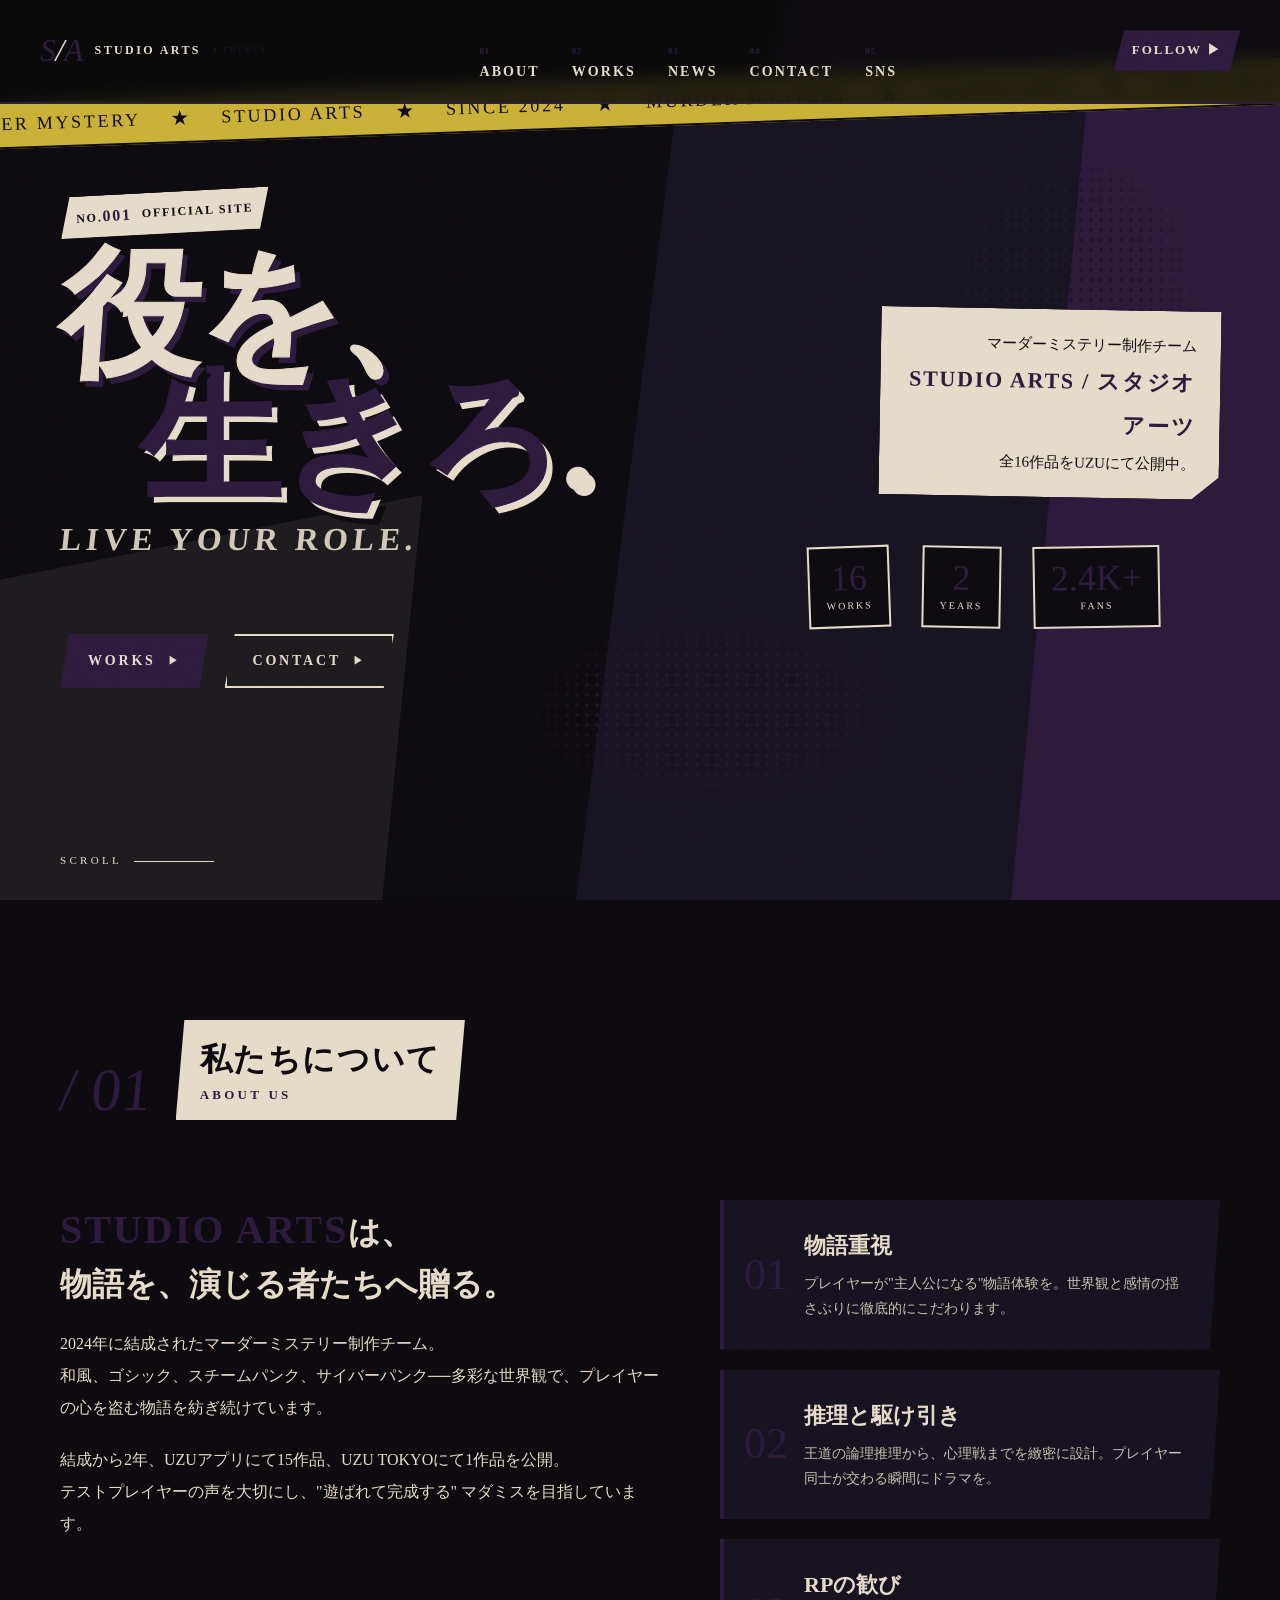
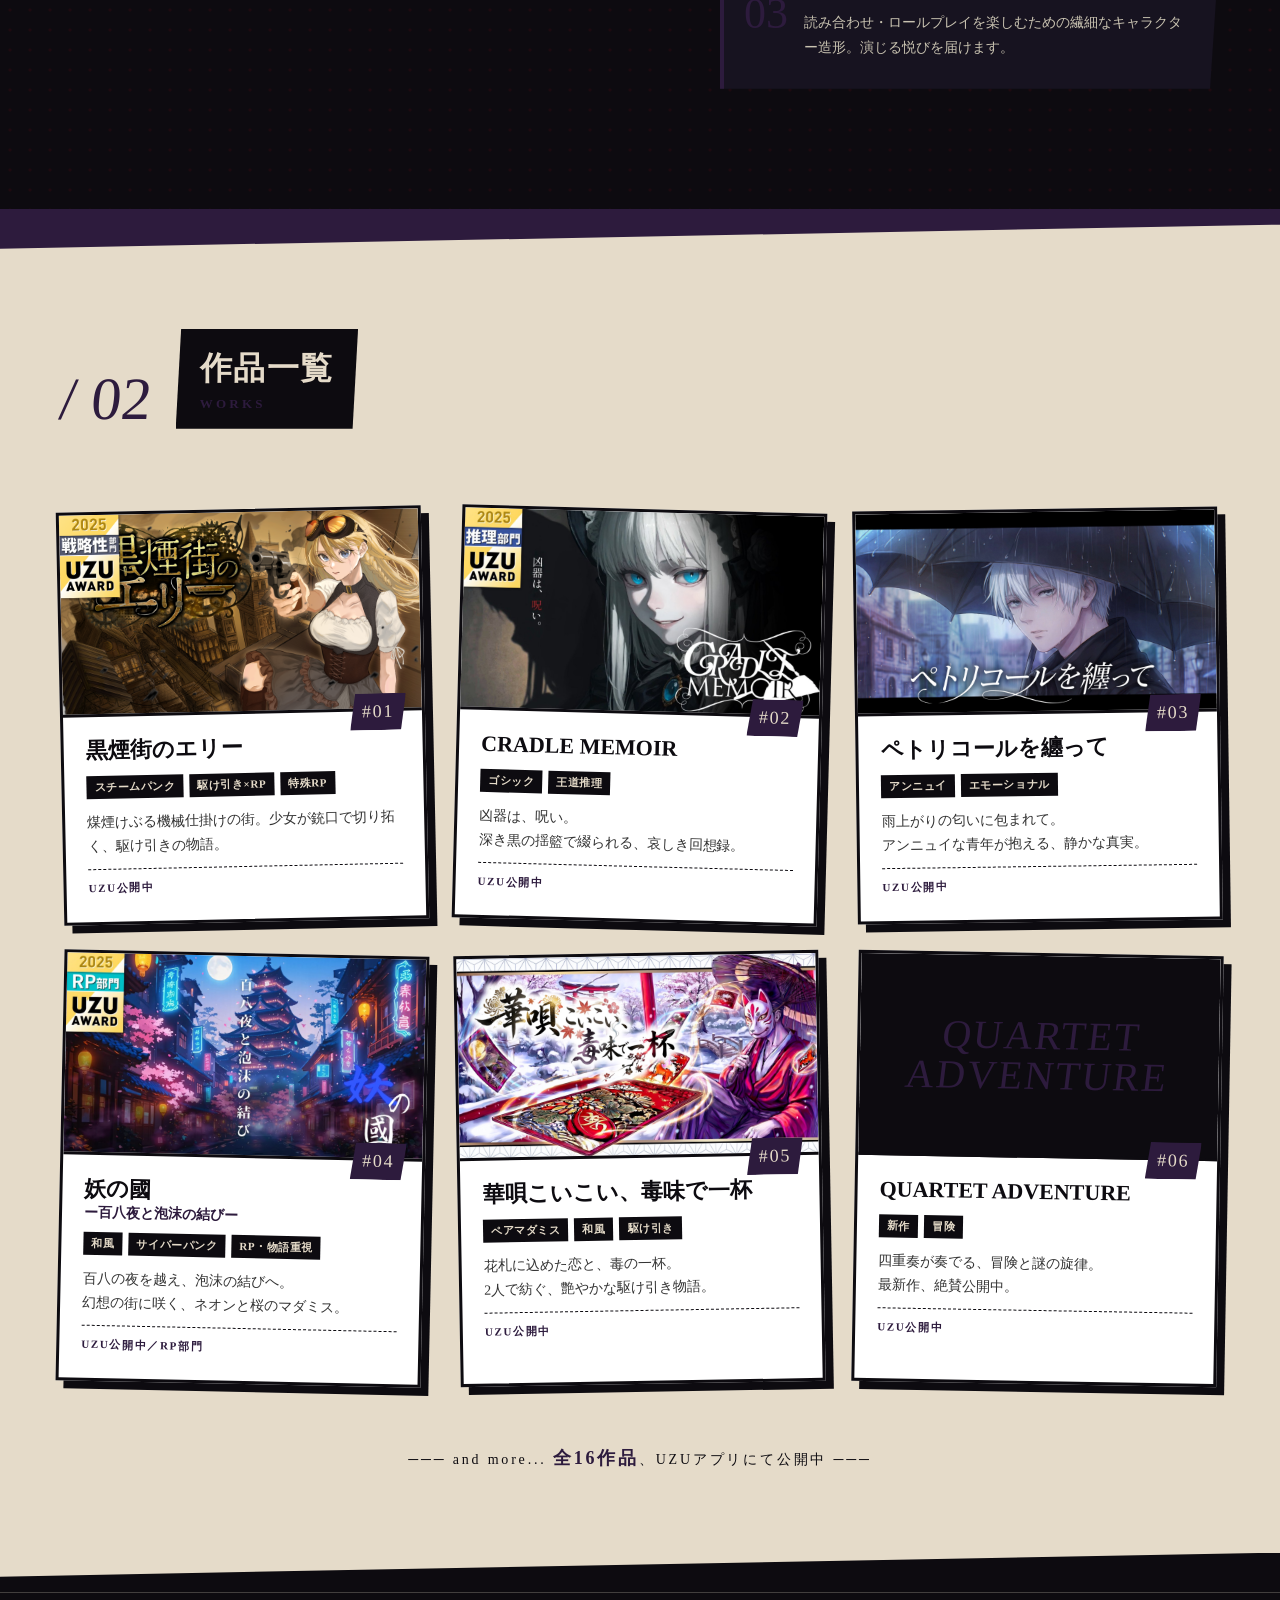
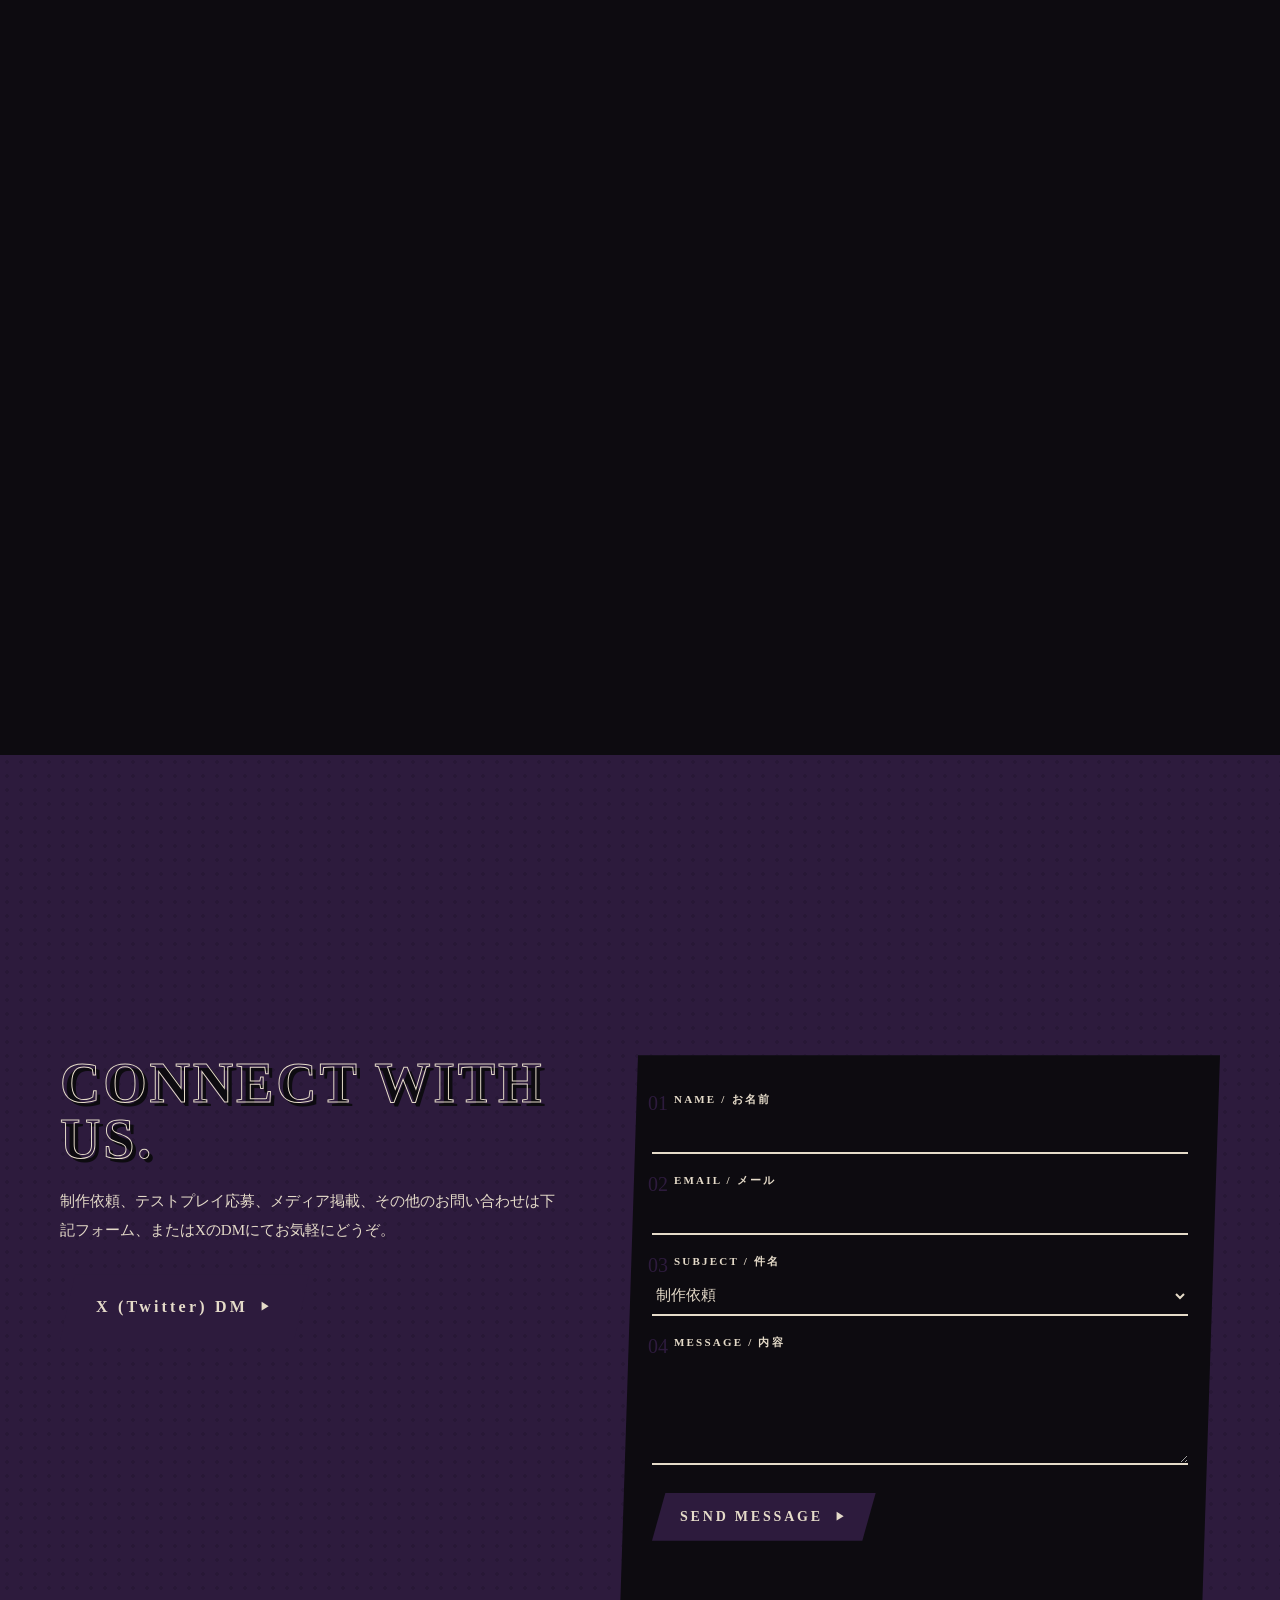
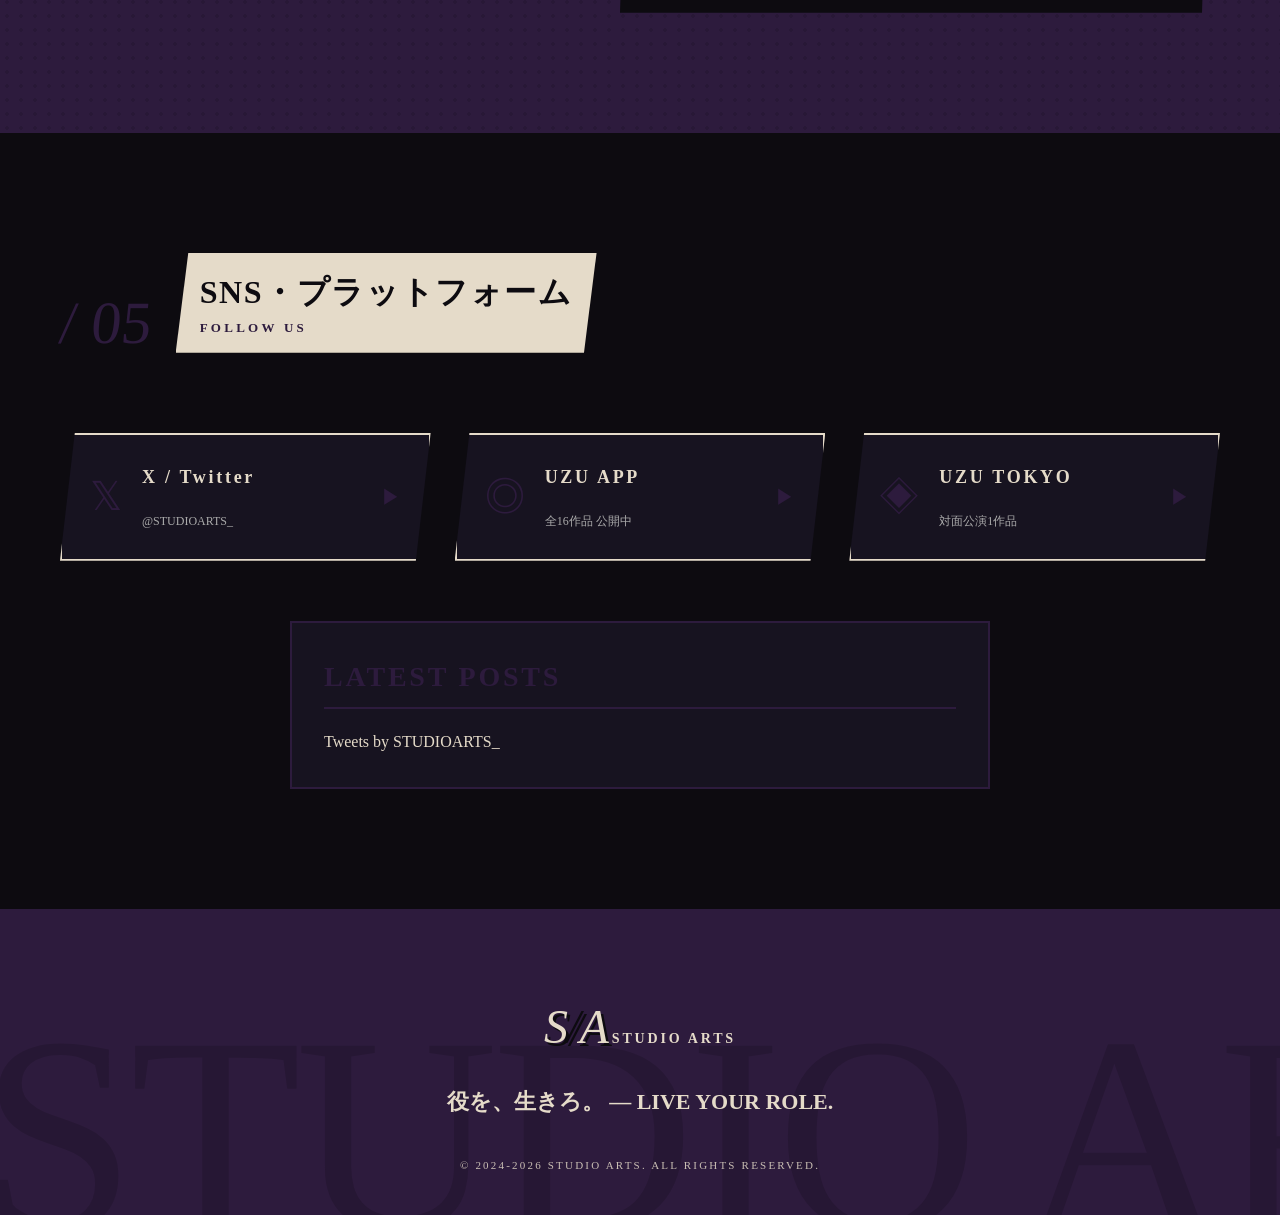
<file: index.html>
<!DOCTYPE html>
<html lang="ja">
<head>
<meta charset="UTF-8">
<meta name="viewport" content="width=device-width, initial-scale=1.0">
<title>STUDIO ARTS｜スタジオアーツ 公式サイト</title>
<meta name="description" content="マーダーミステリー制作チーム『STUDIO ARTS』公式サイト。役を、生きろ。">
<link rel="preconnect" href="https://fonts.googleapis.com">
<link rel="preconnect" href="https://fonts.gstatic.com" crossorigin>
<link href="https://fonts.googleapis.com/css2?family=Bebas+Neue&family=Oswald:wght@500;700&family=Shippori+Mincho+B1:wght@700;800&family=RocknRoll+One&family=Zen+Kaku+Gothic+New:wght@500;700;900&display=swap" rel="stylesheet">
<link rel="stylesheet" href="style.css">
</head>
<body>

<!-- NOISE OVERLAY -->
<div class="noise"></div>

<!-- THEME PANEL -->
<div class="theme-backdrop" id="themeBackdrop"></div>
<div class="theme-panel" id="themePanel" role="dialog" aria-label="テーマ選択">
  <div class="theme-panel-header">
    <h2 class="theme-panel-title">SELECT <span>THEME</span></h2>
    <button class="theme-panel-close" id="themeClose" aria-label="閉じる">×</button>
  </div>
  <div class="theme-grid" id="themeGrid"></div>
</div>
<div class="theme-toast" id="themeToast"></div>

<!-- NAV -->
<nav class="nav">
  <div class="nav-logo">
    <span class="logo-mark">S<em>/</em>A</span>
    <span class="logo-sub">STUDIO ARTS</span>
  </div>
  <ul class="nav-list">
    <li><a href="#about" data-num="01">ABOUT</a></li>
    <li><a href="#works" data-num="02">WORKS</a></li>
    <li><a href="#news" data-num="03">NEWS</a></li>
    <li><a href="#contact" data-num="04">CONTACT</a></li>
    <li><a href="#sns" data-num="05">SNS</a></li>
  </ul>
  <a class="nav-cta" href="https://x.com/STUDIOARTS_" target="_blank" rel="noopener">FOLLOW ▶</a>
</nav>

<!-- HERO -->
<header class="hero">
  <div class="hero-bg-shapes">
    <div class="shape shape-1"></div>
    <div class="shape shape-2"></div>
    <div class="shape shape-3"></div>
    <div class="halftone halftone-1"></div>
    <div class="halftone halftone-2"></div>
  </div>

  <div class="hero-stripe">
    <span>MURDER MYSTERY</span><span>★</span>
    <span>STUDIO ARTS</span><span>★</span>
    <span>SINCE 2024</span><span>★</span>
    <span>MURDER MYSTERY</span><span>★</span>
    <span>STUDIO ARTS</span><span>★</span>
    <span>SINCE 2024</span><span>★</span>
  </div>

  <div class="hero-inner">
    <div class="hero-badge">
      <span class="badge-no">NO.<strong>001</strong></span>
      <span class="badge-txt">OFFICIAL SITE</span>
    </div>

    <h1 class="hero-title">
      <span class="title-line line-1">役を、</span>
      <span class="title-line line-2">生きろ<em>.</em></span>
      <span class="title-en">LIVE YOUR ROLE.</span>
    </h1>

    <p class="hero-lead">
      マーダーミステリー制作チーム<br>
      <strong>STUDIO ARTS / スタジオアーツ</strong><br>
      全16作品をUZUにて公開中。
    </p>

    <div class="hero-cta">
      <a href="#works" class="btn btn-primary">
        <span>WORKS</span>
        <span class="btn-arrow">▶</span>
      </a>
      <a href="#contact" class="btn btn-ghost">
        <span>CONTACT</span>
        <span class="btn-arrow">▶</span>
      </a>
    </div>

    <div class="hero-meta">
      <div class="meta-item"><span class="meta-num">16</span><span class="meta-label">WORKS</span></div>
      <div class="meta-item"><span class="meta-num">2</span><span class="meta-label">YEARS</span></div>
      <div class="meta-item"><span class="meta-num">2.4K+</span><span class="meta-label">FANS</span></div>
    </div>
  </div>

  <div class="hero-scroll">
    <span>SCROLL</span>
    <div class="scroll-line"></div>
  </div>
</header>

<!-- ABOUT -->
<section id="about" class="section about">
  <div class="section-head">
    <span class="section-no">/ 01</span>
    <h2 class="section-title">
      <span class="jp">私たちについて</span>
      <span class="en">ABOUT US</span>
    </h2>
  </div>

  <div class="about-grid">
    <div class="about-text">
      <p class="about-lead">
        <strong>STUDIO ARTS</strong>は、<br>
        物語を、演じる者たちへ贈る。
      </p>
      <p>
        2024年に結成されたマーダーミステリー制作チーム。<br>
        和風、ゴシック、スチームパンク、サイバーパンク──多彩な世界観で、プレイヤーの心を盗む物語を紡ぎ続けています。
      </p>
      <p>
        結成から2年、UZUアプリにて15作品、UZU TOKYOにて1作品を公開。<br>
        テストプレイヤーの声を大切にし、"遊ばれて完成する" マダミスを目指しています。
      </p>
    </div>

    <div class="about-cards">
      <article class="pillar-card">
        <span class="pillar-no">01</span>
        <h3>物語重視</h3>
        <p>プレイヤーが"主人公になる"物語体験を。世界観と感情の揺さぶりに徹底的にこだわります。</p>
      </article>
      <article class="pillar-card">
        <span class="pillar-no">02</span>
        <h3>推理と駆け引き</h3>
        <p>王道の論理推理から、心理戦までを緻密に設計。プレイヤー同士が交わる瞬間にドラマを。</p>
      </article>
      <article class="pillar-card">
        <span class="pillar-no">03</span>
        <h3>RPの歓び</h3>
        <p>読み合わせ・ロールプレイを楽しむための繊細なキャラクター造形。演じる悦びを届けます。</p>
      </article>
    </div>
  </div>
</section>

<!-- WORKS -->
<section id="works" class="section works">
  <div class="section-head">
    <span class="section-no">/ 02</span>
    <h2 class="section-title">
      <span class="jp">作品一覧</span>
      <span class="en">WORKS</span>
    </h2>
  </div>

  <div class="works-grid">

    <article class="work-card" style="--rot:-1.2deg">
      <div class="work-img" style="background-image:url('images/8.png')"></div>
      <div class="work-info">
        <span class="work-no">#01</span>
        <h3>黒煙街のエリー</h3>
        <p class="work-tags"><span>スチームパンク</span><span>駆け引き×RP</span><span>特殊RP</span></p>
        <p class="work-desc">煤煙けぶる機械仕掛けの街。少女が銃口で切り拓く、駆け引きの物語。</p>
        <p class="work-meta">UZU公開中</p>
      </div>
    </article>

    <article class="work-card" style="--rot:1.5deg">
      <div class="work-img" style="background-image:url('images/10.png')"></div>
      <div class="work-info">
        <span class="work-no">#02</span>
        <h3>CRADLE MEMOIR</h3>
        <p class="work-tags"><span>ゴシック</span><span>王道推理</span></p>
        <p class="work-desc">凶器は、呪い。<br>深き黒の揺籃で綴られる、哀しき回想録。</p>
        <p class="work-meta">UZU公開中</p>
      </div>
    </article>

    <article class="work-card" style="--rot:-0.8deg">
      <div class="work-img" style="background-image:url('images/11.png')"></div>
      <div class="work-info">
        <span class="work-no">#03</span>
        <h3>ペトリコールを纏って</h3>
        <p class="work-tags"><span>アンニュイ</span><span>エモーショナル</span></p>
        <p class="work-desc">雨上がりの匂いに包まれて。<br>アンニュイな青年が抱える、静かな真実。</p>
        <p class="work-meta">UZU公開中</p>
      </div>
    </article>

    <article class="work-card" style="--rot:1.2deg">
      <div class="work-img" style="background-image:url('images/１０８.png')"></div>
      <div class="work-info">
        <span class="work-no">#04</span>
        <h3>妖の國 <span class="sub">ー百八夜と泡沫の結びー</span></h3>
        <p class="work-tags"><span>和風</span><span>サイバーパンク</span><span>RP・物語重視</span></p>
        <p class="work-desc">百八の夜を越え、泡沫の結びへ。<br>幻想の街に咲く、ネオンと桜のマダミス。</p>
        <p class="work-meta">UZU公開中／RP部門</p>
      </div>
    </article>

    <article class="work-card" style="--rot:-1deg">
      <div class="work-img" style="background-image:url('images/華恋.png')"></div>
      <div class="work-info">
        <span class="work-no">#05</span>
        <h3>華唄こいこい、毒味で一杯</h3>
        <p class="work-tags"><span>ペアマダミス</span><span>和風</span><span>駆け引き</span></p>
        <p class="work-desc">花札に込めた恋と、毒の一杯。<br>2人で紡ぐ、艶やかな駆け引き物語。</p>
        <p class="work-meta">UZU公開中</p>
      </div>
    </article>

    <article class="work-card work-card-text" style="--rot:1deg">
      <div class="work-img work-img-placeholder">
        <span class="placeholder-text">QUARTET<br>ADVENTURE</span>
      </div>
      <div class="work-info">
        <span class="work-no">#06</span>
        <h3>QUARTET ADVENTURE</h3>
        <p class="work-tags"><span>新作</span><span>冒険</span></p>
        <p class="work-desc">四重奏が奏でる、冒険と謎の旋律。<br>最新作、絶賛公開中。</p>
        <p class="work-meta">UZU公開中</p>
      </div>
    </article>

  </div>

  <p class="works-more">
    ─── and more... <strong>全16作品</strong>、UZUアプリにて公開中 ───
  </p>
</section>

<!-- NEWS -->
<section id="news" class="section news">
  <div class="section-head">
    <span class="section-no">/ 03</span>
    <h2 class="section-title">
      <span class="jp">お知らせ</span>
      <span class="en">NEWS &amp; EVENTS</span>
    </h2>
  </div>

  <ul class="news-list">
    <li class="news-item">
      <span class="news-date">2026.04</span>
      <span class="news-cat">ANNIVERSARY</span>
      <span class="news-title">STUDIO ARTS 結成2周年🎉 感謝祭を開催中。リポストキャンペーン＆セール実施。</span>
    </li>
    <li class="news-item">
      <span class="news-date">2026.04</span>
      <span class="news-cat">RELEASE</span>
      <span class="news-title">新作『QUARTET ADVENTURE』UZUにて公開開始。</span>
    </li>
    <li class="news-item">
      <span class="news-date">ONGOING</span>
      <span class="news-cat">RECRUIT</span>
      <span class="news-title">テストプレイヤー随時募集中。ご応募はXのDMまで。</span>
    </li>
    <li class="news-item">
      <span class="news-date">ONGOING</span>
      <span class="news-cat">INFO</span>
      <span class="news-title">UZU TOKYOにて対面マダミス1作品を公開中。</span>
    </li>
  </ul>
</section>

<!-- CONTACT -->
<section id="contact" class="section contact">
  <div class="section-head">
    <span class="section-no">/ 04</span>
    <h2 class="section-title">
      <span class="jp">お問い合わせ</span>
      <span class="en">CONTACT</span>
    </h2>
  </div>

  <div class="contact-grid">
    <div class="contact-info">
      <h3>CONNECT WITH US.</h3>
      <p>制作依頼、テストプレイ応募、メディア掲載、その他のお問い合わせは下記フォーム、またはXのDMにてお気軽にどうぞ。</p>
      <a class="btn btn-primary btn-large" href="https://x.com/STUDIOARTS_" target="_blank" rel="noopener">
        <span>X (Twitter) DM</span>
        <span class="btn-arrow">▶</span>
      </a>
    </div>

    <form class="contact-form" onsubmit="return handleSubmit(event)">
      <label>
        <span class="label-num">01</span>
        <span class="label-text">NAME / お名前</span>
        <input type="text" name="name" required>
      </label>
      <label>
        <span class="label-num">02</span>
        <span class="label-text">EMAIL / メール</span>
        <input type="email" name="email" required>
      </label>
      <label>
        <span class="label-num">03</span>
        <span class="label-text">SUBJECT / 件名</span>
        <select name="subject">
          <option>制作依頼</option>
          <option>テストプレイ応募</option>
          <option>メディア掲載</option>
          <option>その他</option>
        </select>
      </label>
      <label>
        <span class="label-num">04</span>
        <span class="label-text">MESSAGE / 内容</span>
        <textarea name="message" rows="5" required></textarea>
      </label>
      <button type="submit" class="btn btn-primary btn-submit">
        <span>SEND MESSAGE</span>
        <span class="btn-arrow">▶</span>
      </button>
      <p class="form-note" id="formNote"></p>
    </form>
  </div>
</section>

<!-- SNS -->
<section id="sns" class="section sns">
  <div class="section-head">
    <span class="section-no">/ 05</span>
    <h2 class="section-title">
      <span class="jp">SNS・プラットフォーム</span>
      <span class="en">FOLLOW US</span>
    </h2>
  </div>

  <div class="sns-grid">
    <a href="https://x.com/STUDIOARTS_" target="_blank" rel="noopener" class="sns-card sns-x">
      <span class="sns-icon">𝕏</span>
      <span class="sns-name">X / Twitter</span>
      <span class="sns-handle">@STUDIOARTS_</span>
      <span class="sns-arrow">▶</span>
    </a>
    <a href="https://uzu.app/" target="_blank" rel="noopener" class="sns-card sns-uzu">
      <span class="sns-icon">◎</span>
      <span class="sns-name">UZU APP</span>
      <span class="sns-handle">全16作品 公開中</span>
      <span class="sns-arrow">▶</span>
    </a>
    <a href="https://uzu-tokyo.com/" target="_blank" rel="noopener" class="sns-card sns-uzu-tokyo">
      <span class="sns-icon">◈</span>
      <span class="sns-name">UZU TOKYO</span>
      <span class="sns-handle">対面公演1作品</span>
      <span class="sns-arrow">▶</span>
    </a>
  </div>

  <div class="sns-timeline">
    <h3 class="timeline-title">LATEST POSTS</h3>
    <a class="twitter-timeline" data-theme="dark" data-chrome="noheader nofooter transparent" data-height="600"
       href="https://twitter.com/STUDIOARTS_?ref_src=twsrc%5Etfw">Tweets by STUDIOARTS_</a>
    <script async src="https://platform.twitter.com/widgets.js" charset="utf-8"></script>
  </div>
</section>

<!-- FOOTER -->
<footer class="footer">
  <div class="footer-bg-shape"></div>
  <div class="footer-inner">
    <div class="footer-logo">
      <span class="logo-mark">S<em>/</em>A</span>
      <span class="logo-sub">STUDIO ARTS</span>
    </div>
    <p class="footer-tagline">役を、生きろ。 — LIVE YOUR ROLE.</p>
    <p class="footer-copy">© 2024-2026 STUDIO ARTS. ALL RIGHTS RESERVED.</p>
  </div>
</footer>

<script src="script.js"></script>
</body>
</html>
</file>
<file: style.css>
/* ============================================
   STUDIO ARTS — Persona 5 Inspired Design
   ============================================ */

:root {
  --red: #2D1B3D;
  --red-dark: #1A0F26;
  --red-glow: #4A2D66;
  --black: #0D0B10;
  --black-soft: #171320;
  --gray: #2a2540;
  --off-white: #E5DBC9;
  --white: #ffffff;
  --yellow: #C9B037;
}

/* ============================================
   THEME OVERRIDES
   ============================================ */
body, body * {
  transition: background-color 0.4s ease, color 0.4s ease, border-color 0.4s ease;
}

/* 1. Gothic Violet (default :root) — no override needed */

/* 2. Mahoyaku (deep blue × gold) */
body.theme-mahoyaku {
  --red: #004986; --red-dark: #003060; --red-glow: #0066b3;
  --black: #000000; --black-soft: #07161f; --gray: #1a2838;
  --off-white: #debb54; --yellow: #f5e9b8;
}
/* 3. Persona Crimson */
body.theme-persona {
  --red: #e60012; --red-dark: #a80010; --red-glow: #ff1a2e;
  --black: #0a0a0a; --black-soft: #141414; --gray: #2a2a2a;
  --off-white: #f2ead3; --yellow: #f5d547;
}
/* 4. Emerald Mystery */
body.theme-emerald {
  --red: #0B3D2E; --red-dark: #062419; --red-glow: #17664a;
  --black: #0a0a0a; --black-soft: #101815; --gray: #1c2a23;
  --off-white: #EFE6D2; --yellow: #D4A84B;
}
/* 5. Midnight Noir */
body.theme-noir {
  --red: #0F2A4D; --red-dark: #091a31; --red-glow: #1f4577;
  --black: #0A0A0A; --black-soft: #111827; --gray: #1f2a3d;
  --off-white: #E8E2D0; --yellow: #C9A86A;
}
/* 6. Wafu Mystery */
body.theme-wafu {
  --red: #C8102E; --red-dark: #8a0a1e; --red-glow: #e73d58;
  --black: #1B2631; --black-soft: #111a24; --gray: #2b3a4a;
  --off-white: #F4EFE0; --yellow: #E8C15F;
}
/* 7. Sakura Blood */
body.theme-sakura {
  --red: #8B1A3B; --red-dark: #5e112a; --red-glow: #b53659;
  --black: #1A0E14; --black-soft: #26151c; --gray: #3a2330;
  --off-white: #F5E6DC; --yellow: #F5C6D0;
}
/* 8. Monochrome Assassin (inverted) */
body.theme-mono {
  --red: #B91C1C; --red-dark: #7f1313; --red-glow: #e23a3a;
  --black: #F5F1E8; --black-soft: #ECE4D0; --gray: #bfb6a0;
  --off-white: #1C1C1C; --yellow: #1C1C1C;
}
body.theme-mono { color: #1C1C1C; }
body.theme-mono .noise { mix-blend-mode: multiply; opacity: 0.04; }
/* 9. Cyber Neon */
body.theme-cyber {
  --red: #FF2E8A; --red-dark: #c21868; --red-glow: #ff5faa;
  --black: #050A1F; --black-soft: #0b1432; --gray: #1a2548;
  --off-white: #F4EFE0; --yellow: #00D9E8;
}

/* ============================================
   THEME PANEL
   ============================================ */
.nav-logo { cursor: pointer; user-select: none; }
.nav-logo::after {
  content: "◉ THEMES";
  display: block;
  font-family: var(--font-en);
  font-size: 8px;
  letter-spacing: 0.25em;
  color: var(--red);
  opacity: 0.6;
  margin-top: 2px;
  transition: opacity 0.3s;
}
.nav-logo:hover::after { opacity: 1; }

.theme-backdrop {
  position: fixed;
  inset: 0;
  background: rgba(0,0,0,0.75);
  backdrop-filter: blur(6px);
  z-index: 1000;
  opacity: 0;
  pointer-events: none;
  transition: opacity 0.3s ease;
}
.theme-backdrop.open { opacity: 1; pointer-events: auto; }

.theme-panel {
  position: fixed;
  top: 50%;
  left: 50%;
  transform: translate(-50%, -50%) scale(0.9);
  z-index: 1001;
  width: min(920px, 92vw);
  max-height: 88vh;
  overflow-y: auto;
  background: var(--black);
  border: 2px solid var(--red);
  box-shadow: 0 0 60px rgba(0,0,0,0.8);
  padding: 40px 40px 32px;
  opacity: 0;
  pointer-events: none;
  transition: opacity 0.3s ease, transform 0.3s ease;
  clip-path: polygon(2% 0, 100% 0, 98% 100%, 0 100%);
}
.theme-backdrop.open + .theme-panel,
.theme-panel.open {
  opacity: 1;
  pointer-events: auto;
  transform: translate(-50%, -50%) scale(1);
}

.theme-panel-header {
  display: flex;
  justify-content: space-between;
  align-items: baseline;
  margin-bottom: 24px;
  padding-bottom: 14px;
  border-bottom: 2px solid var(--red);
}
.theme-panel-title {
  font-family: var(--font-display);
  font-size: 32px;
  letter-spacing: 0.15em;
  color: var(--off-white);
}
.theme-panel-title span { color: var(--red); }
.theme-panel-close {
  background: transparent;
  border: 1px solid var(--off-white);
  color: var(--off-white);
  width: 36px; height: 36px;
  font-size: 18px;
  cursor: pointer;
  font-family: var(--font-display);
  transition: background 0.2s, color 0.2s;
}
.theme-panel-close:hover {
  background: var(--red);
  border-color: var(--red);
  color: var(--off-white);
}

.theme-grid {
  display: grid;
  grid-template-columns: repeat(auto-fill, minmax(220px, 1fr));
  gap: 16px;
}

.theme-card {
  display: flex;
  flex-direction: column;
  gap: 8px;
  padding: 14px;
  background: var(--black-soft);
  border: 2px solid transparent;
  cursor: pointer;
  font-family: inherit;
  color: var(--off-white);
  text-align: left;
  transition: border-color 0.2s, transform 0.2s;
  position: relative;
}
.theme-card:hover {
  border-color: var(--red);
  transform: translateY(-3px);
}
.theme-card.active {
  border-color: var(--yellow);
  box-shadow: 0 0 18px rgba(255,255,255,0.15);
}
.theme-card.active::before {
  content: "✓";
  position: absolute;
  top: 6px; right: 10px;
  font-family: var(--font-display);
  font-size: 18px;
  color: var(--yellow);
}

.theme-card-swatches {
  display: flex;
  height: 36px;
  border: 1px solid rgba(255,255,255,0.1);
}
.theme-card-swatches span { flex: 1; }

.theme-card-name {
  font-family: var(--font-jp);
  font-weight: 800;
  font-size: 15px;
  color: var(--off-white);
  letter-spacing: 0.05em;
}
.theme-card-desc {
  font-family: var(--font-gothic);
  font-size: 11px;
  color: #aaa;
  letter-spacing: 0.05em;
}

.theme-toast {
  position: fixed;
  bottom: 40px;
  left: 50%;
  transform: translateX(-50%) translateY(30px);
  z-index: 1100;
  padding: 12px 24px;
  background: var(--red);
  color: var(--off-white);
  font-family: var(--font-en);
  font-size: 13px;
  letter-spacing: 0.2em;
  opacity: 0;
  transition: opacity 0.3s, transform 0.3s;
  clip-path: polygon(4% 0, 100% 0, 96% 100%, 0 100%);
}
.theme-toast.show {
  opacity: 1;
  transform: translateX(-50%) translateY(0);

  --font-jp: "Shippori Mincho B1", "Zen Kaku Gothic New", serif;
  --font-gothic: "Zen Kaku Gothic New", sans-serif;
  --font-en: "Oswald", sans-serif;
  --font-display: "Bebas Neue", sans-serif;
}

* { margin: 0; padding: 0; box-sizing: border-box; }

html { scroll-behavior: smooth; }

body {
  background: var(--black);
  color: var(--off-white);
  font-family: var(--font-jp);
  overflow-x: hidden;
  line-height: 1.6;
  font-feature-settings: "palt";
}

a { color: inherit; text-decoration: none; }
ul, ol { list-style: none; }

/* ============================================
   NOISE OVERLAY
   ============================================ */
.noise {
  position: fixed;
  inset: 0;
  pointer-events: none;
  z-index: 9999;
  opacity: 0.06;
  background-image: url("data:image/svg+xml;utf8,<svg xmlns='http://www.w3.org/2000/svg' width='200' height='200'><filter id='n'><feTurbulence type='fractalNoise' baseFrequency='0.9' numOctaves='3' stitchTiles='stitch'/></filter><rect width='100%25' height='100%25' filter='url(%23n)'/></svg>");
  mix-blend-mode: overlay;
}

/* ============================================
   NAV
   ============================================ */
.nav {
  position: fixed;
  top: 0; left: 0; right: 0;
  z-index: 100;
  display: flex;
  align-items: center;
  justify-content: space-between;
  padding: 18px 40px;
  background: rgba(10,10,10,0.85);
  backdrop-filter: blur(8px);
  border-bottom: 2px solid var(--red);
}

.nav-logo {
  display: flex;
  align-items: center;
  gap: 12px;
}

.logo-mark {
  font-family: var(--font-display);
  font-size: 32px;
  color: var(--red);
  font-style: italic;
  letter-spacing: -0.02em;
  text-shadow: 2px 2px 0 var(--black);
}
.logo-mark em { color: var(--off-white); font-style: italic; }

.logo-sub {
  font-family: var(--font-en);
  font-size: 12px;
  letter-spacing: 0.2em;
  color: var(--off-white);
  font-weight: 700;
}

.nav-list {
  display: flex;
  gap: 28px;
}

.nav-list a {
  position: relative;
  font-family: var(--font-en);
  font-size: 14px;
  font-weight: 700;
  letter-spacing: 0.15em;
  padding: 8px 4px;
  transition: color 0.2s;
}
.nav-list a::before {
  content: attr(data-num);
  display: block;
  font-size: 9px;
  color: var(--red);
  letter-spacing: 0.1em;
}
.nav-list a::after {
  content: "";
  position: absolute;
  left: 0; bottom: 0;
  width: 0;
  height: 2px;
  background: var(--red);
  transition: width 0.3s;
}
.nav-list a:hover::after { width: 100%; }

.nav-cta {
  font-family: var(--font-en);
  font-size: 13px;
  font-weight: 700;
  letter-spacing: 0.15em;
  padding: 10px 18px;
  background: var(--red);
  color: var(--off-white);
  clip-path: polygon(8% 0, 100% 0, 92% 100%, 0 100%);
  transition: transform 0.2s;
}
.nav-cta:hover { transform: translateX(4px); }

/* ============================================
   HERO
   ============================================ */
.hero {
  position: relative;
  min-height: 100vh;
  display: flex;
  align-items: center;
  padding: 120px 60px 80px;
  overflow: hidden;
  background: var(--black);
}

.hero-bg-shapes { position: absolute; inset: 0; z-index: 0; }

.shape {
  position: absolute;
  background: var(--red);
}
.shape-1 {
  top: -10%; right: -5%;
  width: 60%; height: 120%;
  clip-path: polygon(30% 0, 100% 0, 100% 100%, 0% 100%);
  opacity: 0.95;
}
.shape-2 {
  top: 10%; right: 15%;
  width: 40%; height: 90%;
  background: var(--black-soft);
  clip-path: polygon(20% 0, 100% 0, 85% 100%, 0% 100%);
}
.shape-3 {
  bottom: -5%; left: -2%;
  width: 35%; height: 50%;
  background: var(--off-white);
  clip-path: polygon(0 20%, 100% 0, 90% 100%, 0% 100%);
  opacity: 0.08;
}

.halftone {
  position: absolute;
  background-image: radial-gradient(circle, var(--black) 1.5px, transparent 2px);
  background-size: 10px 10px;
  opacity: 0.4;
}
.halftone-1 {
  top: 15%; right: 5%;
  width: 300px; height: 300px;
  mask-image: radial-gradient(circle, black 40%, transparent 70%);
}
.halftone-2 {
  bottom: 10%; left: 40%;
  width: 400px; height: 200px;
  background-image: radial-gradient(circle, var(--red) 1.5px, transparent 2px);
  mask-image: radial-gradient(ellipse, black 40%, transparent 70%);
  opacity: 0.6;
}

.hero-stripe {
  position: absolute;
  top: 78px;
  left: -5%;
  width: 110%;
  background: var(--yellow);
  color: var(--black);
  font-family: var(--font-display);
  font-size: 18px;
  letter-spacing: 0.15em;
  padding: 8px 0;
  transform: rotate(-2deg);
  display: flex;
  gap: 30px;
  white-space: nowrap;
  overflow: hidden;
  border-top: 2px solid var(--black);
  border-bottom: 2px solid var(--black);
  z-index: 2;
}
.hero-stripe span {
  animation: marquee 18s linear infinite;
  flex-shrink: 0;
}
@keyframes marquee {
  from { transform: translateX(0); }
  to { transform: translateX(-100%); }
}

.hero-inner {
  position: relative;
  z-index: 3;
  max-width: 1400px;
  width: 100%;
  margin: 0 auto;
  display: grid;
  grid-template-columns: 1fr auto;
  gap: 40px;
  align-items: end;
}

.hero-badge {
  position: absolute;
  top: -60px;
  left: 0;
  display: inline-flex;
  align-items: center;
  gap: 10px;
  background: var(--off-white);
  color: var(--black);
  padding: 8px 16px;
  font-family: var(--font-en);
  font-weight: 700;
  font-size: 12px;
  letter-spacing: 0.15em;
  transform: rotate(-3deg);
  clip-path: polygon(5% 0, 100% 0, 95% 100%, 0 100%);
}
.badge-no strong { color: var(--red); font-size: 16px; }

.hero-title {
  grid-column: 1;
  font-family: var(--font-jp);
  font-weight: 800;
  line-height: 0.9;
  color: var(--off-white);
}
.title-line {
  display: block;
  font-size: clamp(60px, 11vw, 180px);
  letter-spacing: -0.02em;
  text-shadow:
    6px 6px 0 var(--red),
    12px 12px 0 var(--black);
  -webkit-text-stroke: 1px var(--off-white);
}
.line-1 { transform: skew(-4deg, 0); }
.line-2 {
  margin-left: 80px;
  color: var(--red);
  text-shadow:
    6px 6px 0 var(--off-white),
    12px 12px 0 var(--black);
  -webkit-text-stroke: 1px var(--red);
}
.line-2 em {
  color: var(--off-white);
  font-style: normal;
  -webkit-text-stroke: 1px var(--off-white);
}
.title-en {
  display: block;
  margin-top: 20px;
  font-family: var(--font-display);
  font-size: clamp(20px, 2.5vw, 38px);
  letter-spacing: 0.15em;
  color: var(--off-white);
  opacity: 0.9;
  transform: skew(-6deg);
}

.hero-lead {
  grid-column: 2;
  font-size: 15px;
  line-height: 2;
  text-align: right;
  background: var(--off-white);
  color: var(--black);
  padding: 20px 24px;
  clip-path: polygon(0 0, 100% 0, 100% 88%, 92% 100%, 0 100%);
  max-width: 340px;
  transform: rotate(1deg);
  align-self: center;
}
.hero-lead strong {
  font-family: var(--font-display);
  font-size: 22px;
  color: var(--red);
  letter-spacing: 0.08em;
}

.hero-cta {
  grid-column: 1 / -1;
  display: flex;
  gap: 16px;
  margin-top: 40px;
}

.btn {
  display: inline-flex;
  align-items: center;
  gap: 12px;
  padding: 16px 28px;
  font-family: var(--font-en);
  font-weight: 700;
  font-size: 14px;
  letter-spacing: 0.2em;
  clip-path: polygon(6% 0, 100% 0, 94% 100%, 0 100%);
  transition: transform 0.2s, box-shadow 0.2s;
  cursor: pointer;
  border: none;
}
.btn-primary {
  background: var(--red);
  color: var(--off-white);
}
.btn-primary:hover {
  transform: translate(3px, -3px);
  box-shadow: -4px 4px 0 var(--off-white);
}
.btn-ghost {
  background: transparent;
  color: var(--off-white);
  outline: 2px solid var(--off-white);
  outline-offset: -2px;
}
.btn-ghost:hover {
  background: var(--off-white);
  color: var(--black);
  transform: translate(3px, -3px);
}
.btn-large { padding: 20px 36px; font-size: 16px; }
.btn-arrow { font-size: 10px; }

.hero-meta {
  position: absolute;
  bottom: 60px;
  right: 60px;
  display: flex;
  gap: 32px;
  z-index: 4;
}
.meta-item {
  display: flex;
  flex-direction: column;
  align-items: center;
  padding: 12px 16px;
  background: var(--black);
  border: 2px solid var(--off-white);
  transform: rotate(-2deg);
}
.meta-item:nth-child(2) { transform: rotate(1deg); }
.meta-item:nth-child(3) { transform: rotate(-1deg); }
.meta-num {
  font-family: var(--font-display);
  font-size: 36px;
  color: var(--red);
  line-height: 1;
}
.meta-label {
  font-family: var(--font-en);
  font-size: 10px;
  letter-spacing: 0.2em;
  color: var(--off-white);
  margin-top: 2px;
}

.hero-scroll {
  position: absolute;
  bottom: 30px;
  left: 60px;
  display: flex;
  align-items: center;
  gap: 12px;
  font-family: var(--font-en);
  font-size: 11px;
  letter-spacing: 0.3em;
  color: var(--off-white);
  z-index: 4;
}
.scroll-line {
  width: 80px;
  height: 1px;
  background: var(--off-white);
  position: relative;
  overflow: hidden;
}
.scroll-line::after {
  content: "";
  position: absolute;
  left: -30%;
  width: 30%;
  height: 100%;
  background: var(--red);
  animation: scroll-dash 2s linear infinite;
}
@keyframes scroll-dash {
  to { left: 100%; }
}

/* ============================================
   SECTION (shared)
   ============================================ */
.section {
  position: relative;
  padding: 120px 60px;
  overflow: hidden;
}

.section-head {
  position: relative;
  display: flex;
  align-items: flex-end;
  gap: 24px;
  margin-bottom: 80px;
  max-width: 1400px;
  margin-left: auto;
  margin-right: auto;
}

.section-no {
  font-family: var(--font-display);
  font-size: 60px;
  color: var(--red);
  line-height: 1;
  transform: skew(-6deg);
}

.section-title {
  position: relative;
  display: inline-flex;
  flex-direction: column;
  padding: 14px 24px;
  background: var(--off-white);
  color: var(--black);
  clip-path: polygon(3% 0, 100% 0, 97% 100%, 0 100%);
}
.section-title .jp {
  font-family: var(--font-jp);
  font-weight: 800;
  font-size: 32px;
  letter-spacing: 0.05em;
}
.section-title .en {
  font-family: var(--font-en);
  font-weight: 700;
  font-size: 13px;
  letter-spacing: 0.25em;
  color: var(--red);
}

/* ============================================
   ABOUT
   ============================================ */
.about {
  background: var(--black);
}
.about::before {
  content: "";
  position: absolute;
  inset: 0;
  background-image: radial-gradient(circle, rgba(230,0,18,0.08) 1px, transparent 2px);
  background-size: 20px 20px;
  pointer-events: none;
}

.about-grid {
  position: relative;
  display: grid;
  grid-template-columns: 1.2fr 1fr;
  gap: 60px;
  max-width: 1400px;
  margin: 0 auto;
  align-items: start;
}

.about-text { font-size: 16px; line-height: 2; }
.about-lead {
  font-family: var(--font-jp);
  font-weight: 800;
  font-size: 32px;
  line-height: 1.5;
  color: var(--off-white);
  margin-bottom: 30px;
}
.about-lead strong {
  color: var(--red);
  font-size: 40px;
  letter-spacing: 0.05em;
}
.about-text p { margin-bottom: 20px; }

.about-cards {
  display: flex;
  flex-direction: column;
  gap: 20px;
}

.pillar-card {
  position: relative;
  padding: 28px 28px 28px 80px;
  background: var(--black-soft);
  border-left: 4px solid var(--red);
  clip-path: polygon(0 0, 100% 0, 98% 100%, 0 100%);
  transition: transform 0.3s;
}
.pillar-card:hover {
  transform: translateX(6px);
}
.pillar-card:nth-child(2) { transform: translateX(20px); }
.pillar-card:nth-child(3) { transform: translateX(40px); }
.pillar-card:nth-child(2):hover { transform: translateX(26px); }
.pillar-card:nth-child(3):hover { transform: translateX(46px); }

.pillar-no {
  position: absolute;
  top: 50%;
  left: 20px;
  transform: translateY(-50%);
  font-family: var(--font-display);
  font-size: 44px;
  color: var(--red);
  line-height: 1;
}
.pillar-card h3 {
  font-family: var(--font-jp);
  font-weight: 800;
  font-size: 22px;
  color: var(--off-white);
  margin-bottom: 8px;
}
.pillar-card p {
  font-size: 14px;
  line-height: 1.8;
  color: #c8c2b0;
}

/* ============================================
   WORKS
   ============================================ */
.works {
  background: var(--off-white);
  color: var(--black);
}
.works::before {
  content: "";
  position: absolute;
  top: 0; left: 0; right: 0;
  height: 40px;
  background: var(--red);
  clip-path: polygon(0 0, 100% 0, 100% 40%, 0 100%);
}
.works::after {
  content: "";
  position: absolute;
  bottom: 0; left: 0; right: 0;
  height: 40px;
  background: var(--black);
  clip-path: polygon(0 60%, 100% 0, 100% 100%, 0 100%);
}

.works .section-title {
  background: var(--black);
  color: var(--off-white);
}
.works .section-title .en { color: var(--red); }

.works-grid {
  max-width: 1400px;
  margin: 0 auto;
  display: grid;
  grid-template-columns: repeat(3, 1fr);
  gap: 32px;
}

.work-card {
  position: relative;
  background: var(--white);
  border: 3px solid var(--black);
  transform: rotate(var(--rot, 0deg));
  transition: transform 0.3s, box-shadow 0.3s;
  box-shadow: 8px 8px 0 var(--black);
  overflow: hidden;
}
.work-card:hover {
  transform: rotate(0) translate(-4px, -4px);
  box-shadow: 14px 14px 0 var(--red);
}

.work-img {
  aspect-ratio: 16/9;
  background-size: cover;
  background-position: center;
  position: relative;
  border-bottom: 3px solid var(--black);
}
.work-img::after {
  content: "";
  position: absolute;
  inset: 0;
  background: linear-gradient(180deg, transparent 60%, rgba(0,0,0,0.5));
  opacity: 0;
  transition: opacity 0.3s;
}
.work-card:hover .work-img::after { opacity: 1; }

.work-img-placeholder {
  background: var(--black);
  display: flex;
  align-items: center;
  justify-content: center;
}
.placeholder-text {
  font-family: var(--font-display);
  font-size: 40px;
  color: var(--red);
  text-align: center;
  letter-spacing: 0.05em;
  line-height: 1;
  transform: skew(-6deg);
}

.work-info {
  padding: 20px 22px 24px;
  position: relative;
}
.work-no {
  position: absolute;
  top: -18px;
  right: 16px;
  background: var(--red);
  color: var(--off-white);
  font-family: var(--font-display);
  font-size: 18px;
  letter-spacing: 0.1em;
  padding: 4px 12px;
  clip-path: polygon(10% 0, 100% 0, 90% 100%, 0 100%);
}
.work-info h3 {
  font-family: var(--font-jp);
  font-weight: 800;
  font-size: 22px;
  color: var(--black);
  margin-bottom: 10px;
  line-height: 1.3;
}
.work-info h3 .sub { font-size: 14px; display: block; color: var(--red); font-weight: 700; }

.work-tags {
  display: flex;
  flex-wrap: wrap;
  gap: 6px;
  margin-bottom: 12px;
}
.work-tags span {
  font-family: var(--font-gothic);
  font-size: 11px;
  font-weight: 700;
  padding: 3px 8px;
  background: var(--black);
  color: var(--off-white);
  letter-spacing: 0.05em;
}

.work-desc {
  font-size: 14px;
  line-height: 1.7;
  color: #333;
  margin-bottom: 10px;
}

.work-meta {
  font-family: var(--font-en);
  font-size: 11px;
  letter-spacing: 0.15em;
  color: var(--red);
  font-weight: 700;
  border-top: 1px dashed var(--black);
  padding-top: 10px;
}

.works-more {
  text-align: center;
  margin-top: 60px;
  font-family: var(--font-en);
  font-size: 14px;
  letter-spacing: 0.2em;
  color: var(--black);
  max-width: 1400px;
  margin-left: auto;
  margin-right: auto;
}
.works-more strong { color: var(--red); font-size: 18px; }

/* ============================================
   NEWS
   ============================================ */
.news { background: var(--black); }

.news-list {
  max-width: 1100px;
  margin: 0 auto;
  display: flex;
  flex-direction: column;
  gap: 14px;
}
.news-item {
  display: grid;
  grid-template-columns: 110px 140px 1fr;
  gap: 20px;
  align-items: center;
  padding: 20px 24px;
  background: var(--black-soft);
  border-left: 4px solid var(--red);
  transition: transform 0.2s, background 0.2s;
}
.news-item:hover {
  transform: translateX(6px);
  background: #1e1e1e;
}
.news-date {
  font-family: var(--font-display);
  font-size: 22px;
  color: var(--red);
  letter-spacing: 0.05em;
}
.news-cat {
  font-family: var(--font-en);
  font-size: 11px;
  font-weight: 700;
  letter-spacing: 0.2em;
  background: var(--off-white);
  color: var(--black);
  padding: 5px 10px;
  text-align: center;
  clip-path: polygon(10% 0, 100% 0, 90% 100%, 0 100%);
}
.news-title {
  font-size: 15px;
  line-height: 1.6;
  color: var(--off-white);
}

/* ============================================
   CONTACT
   ============================================ */
.contact {
  background: var(--red);
  color: var(--off-white);
  position: relative;
}
.contact::before {
  content: "";
  position: absolute;
  inset: 0;
  background-image: radial-gradient(circle, rgba(0,0,0,0.12) 1.5px, transparent 2px);
  background-size: 14px 14px;
  pointer-events: none;
}
.contact .section-title {
  background: var(--black);
  color: var(--off-white);
}
.contact .section-title .en { color: var(--red); }
.contact .section-no { color: var(--black); }

.contact-grid {
  position: relative;
  max-width: 1200px;
  margin: 0 auto;
  display: grid;
  grid-template-columns: 1fr 1.2fr;
  gap: 60px;
}

.contact-info h3 {
  font-family: var(--font-display);
  font-size: 56px;
  letter-spacing: 0.05em;
  margin-bottom: 20px;
  line-height: 1;
  -webkit-text-stroke: 1px var(--off-white);
  color: transparent;
  text-shadow: 4px 4px 0 var(--black);
}
.contact-info p {
  font-size: 15px;
  line-height: 1.9;
  margin-bottom: 30px;
}

.contact-form {
  display: flex;
  flex-direction: column;
  gap: 18px;
  background: var(--black);
  padding: 36px 32px;
  clip-path: polygon(3% 0, 100% 0, 97% 100%, 0 100%);
}
.contact-form label {
  display: flex;
  flex-direction: column;
  gap: 6px;
  position: relative;
}
.label-num {
  position: absolute;
  top: -4px;
  left: -10px;
  font-family: var(--font-display);
  font-size: 20px;
  color: var(--red);
  background: var(--black);
  padding: 0 6px;
}
.label-text {
  font-family: var(--font-en);
  font-size: 11px;
  font-weight: 700;
  letter-spacing: 0.2em;
  color: var(--off-white);
  padding-left: 22px;
}
.contact-form input,
.contact-form select,
.contact-form textarea {
  background: transparent;
  border: none;
  border-bottom: 2px solid var(--off-white);
  padding: 10px 0;
  font-family: var(--font-jp);
  font-size: 15px;
  color: var(--off-white);
  outline: none;
  transition: border-color 0.2s;
}
.contact-form input:focus,
.contact-form select:focus,
.contact-form textarea:focus { border-color: var(--red); }
.contact-form textarea { resize: vertical; }
.contact-form select option { background: var(--black); }

.btn-submit { align-self: flex-start; margin-top: 10px; }

.form-note {
  font-family: var(--font-en);
  font-size: 12px;
  letter-spacing: 0.1em;
  color: var(--yellow);
  min-height: 18px;
}

/* ============================================
   SNS
   ============================================ */
.sns { background: var(--black); }

.sns-grid {
  max-width: 1200px;
  margin: 0 auto 60px;
  display: grid;
  grid-template-columns: repeat(3, 1fr);
  gap: 24px;
}

.sns-card {
  position: relative;
  display: grid;
  grid-template-columns: auto 1fr auto;
  align-items: center;
  gap: 20px;
  padding: 28px 28px;
  background: var(--black-soft);
  border: 2px solid var(--off-white);
  transition: transform 0.2s, background 0.2s, border-color 0.2s;
  clip-path: polygon(4% 0, 100% 0, 96% 100%, 0 100%);
}
.sns-card:hover {
  background: var(--red);
  border-color: var(--red);
  transform: translate(4px, -4px);
}
.sns-icon {
  font-family: var(--font-display);
  font-size: 40px;
  color: var(--red);
  line-height: 1;
  grid-row: span 2;
  transition: color 0.2s;
}
.sns-card:hover .sns-icon { color: var(--off-white); }
.sns-name {
  font-family: var(--font-en);
  font-size: 18px;
  font-weight: 700;
  letter-spacing: 0.15em;
  grid-column: 2;
  grid-row: 1;
}
.sns-handle {
  font-size: 12px;
  color: #aaa;
  grid-column: 2;
  grid-row: 2;
  transition: color 0.2s;
}
.sns-card:hover .sns-handle { color: var(--off-white); }
.sns-arrow {
  grid-row: span 2;
  grid-column: 3;
  font-size: 20px;
  color: var(--red);
  transition: color 0.2s;
}
.sns-card:hover .sns-arrow { color: var(--off-white); }

.sns-timeline {
  max-width: 700px;
  margin: 0 auto;
  padding: 32px;
  background: var(--black-soft);
  border: 2px solid var(--red);
}
.timeline-title {
  font-family: var(--font-display);
  font-size: 28px;
  color: var(--red);
  letter-spacing: 0.1em;
  margin-bottom: 20px;
  border-bottom: 2px solid var(--red);
  padding-bottom: 8px;
}

/* ============================================
   FOOTER
   ============================================ */
.footer {
  position: relative;
  padding: 80px 60px 40px;
  background: var(--red);
  color: var(--off-white);
  overflow: hidden;
}
.footer-bg-shape {
  position: absolute;
  top: -80px;
  left: 0;
  right: 0;
  height: 80px;
  background: var(--black);
  clip-path: polygon(0 0, 100% 0, 100% 100%, 0 30%);
}
.footer::before {
  content: "STUDIO ARTS";
  position: absolute;
  bottom: -60px;
  left: -20px;
  font-family: var(--font-display);
  font-size: 280px;
  letter-spacing: -0.02em;
  color: rgba(0,0,0,0.15);
  line-height: 1;
  pointer-events: none;
  white-space: nowrap;
}

.footer-inner {
  position: relative;
  z-index: 2;
  max-width: 1400px;
  margin: 0 auto;
  display: flex;
  flex-direction: column;
  align-items: center;
  gap: 18px;
  text-align: center;
}
.footer-logo .logo-mark {
  color: var(--off-white);
  font-size: 48px;
  text-shadow: 3px 3px 0 var(--black);
}
.footer-logo .logo-mark em { color: var(--black); }
.footer-logo .logo-sub { color: var(--off-white); font-size: 14px; }

.footer-tagline {
  font-family: var(--font-jp);
  font-weight: 800;
  font-size: 22px;
}
.footer-copy {
  font-family: var(--font-en);
  font-size: 11px;
  letter-spacing: 0.2em;
  opacity: 0.85;
  margin-top: 20px;
}

/* ============================================
   REVEAL ANIMATION
   ============================================ */
.reveal {
  opacity: 0;
  transform: translateY(40px) rotate(var(--rot, 0deg));
  transition: opacity 0.8s ease-out, transform 0.8s ease-out;
}
.reveal.visible {
  opacity: 1;
  transform: translateY(0) rotate(var(--rot, 0deg));
}

/* ============================================
   RESPONSIVE
   ============================================ */
@media (max-width: 980px) {
  .nav { padding: 14px 20px; }
  .nav-list { display: none; }
  .hero { padding: 100px 24px 60px; }
  .hero-inner { grid-template-columns: 1fr; }
  .hero-lead { grid-column: 1; max-width: 100%; text-align: left; }
  .line-2 { margin-left: 20px; }
  .hero-meta { position: static; margin-top: 30px; }
  .section { padding: 80px 24px; }
  .section-head { flex-direction: column; align-items: flex-start; gap: 12px; }
  .section-no { font-size: 40px; }
  .section-title .jp { font-size: 22px; }
  .about-grid { grid-template-columns: 1fr; gap: 40px; }
  .pillar-card { transform: none !important; }
  .works-grid { grid-template-columns: 1fr; }
  .work-card { transform: none; }
  .news-item { grid-template-columns: 1fr; gap: 8px; }
  .contact-grid { grid-template-columns: 1fr; gap: 40px; }
  .sns-grid { grid-template-columns: 1fr; }
  .contact-info h3 { font-size: 40px; }
  .footer::before { font-size: 120px; bottom: -30px; }
}
</file>
